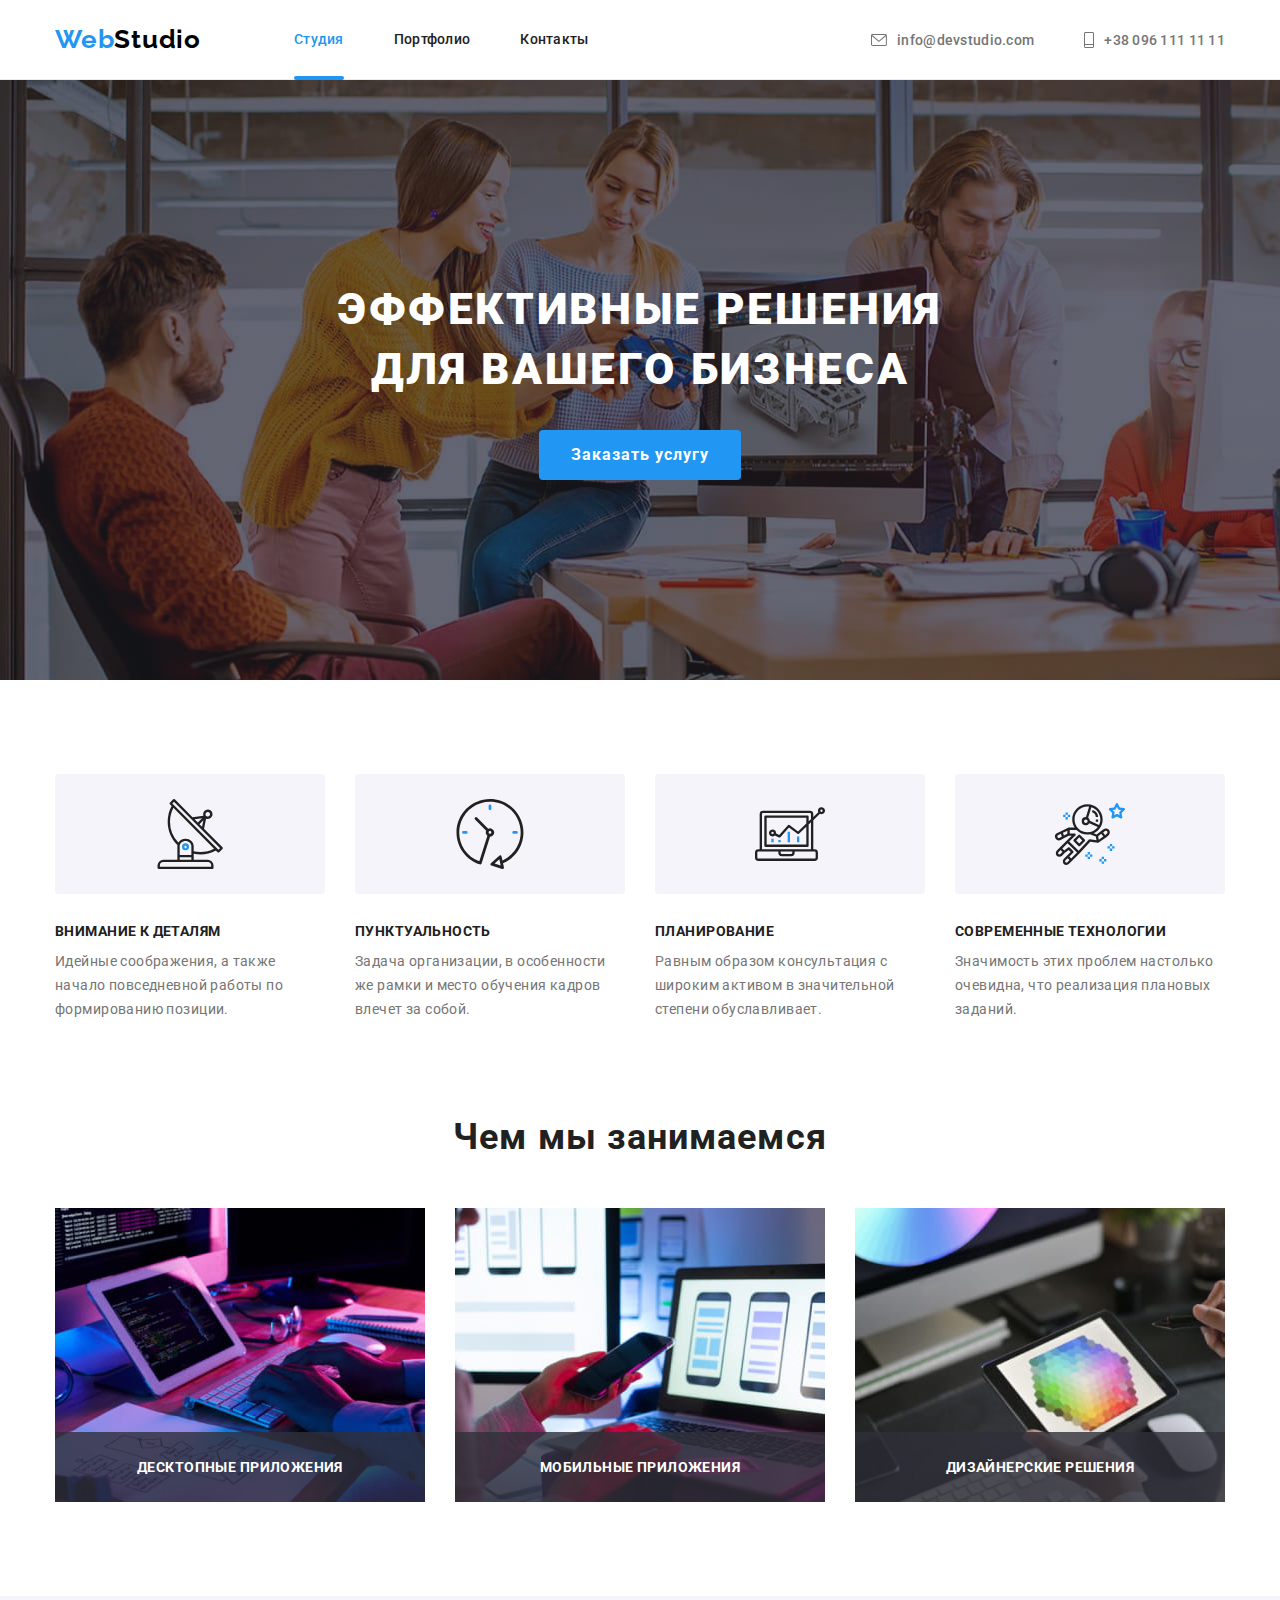
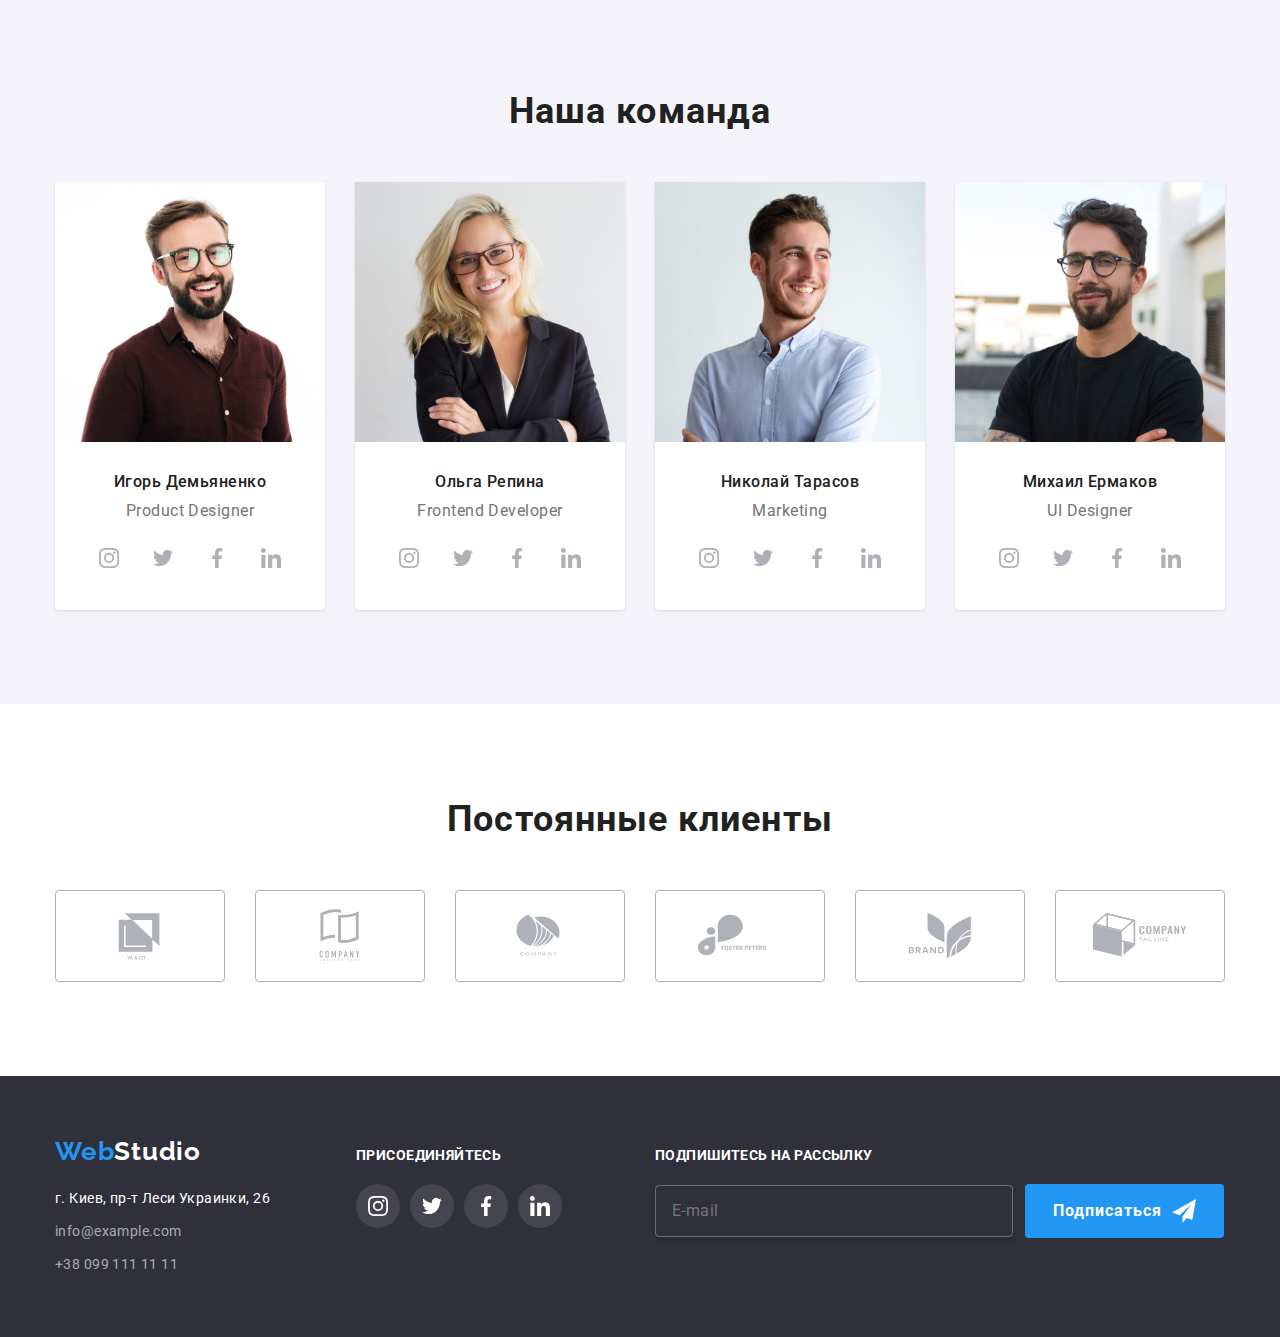
<file: index.html>
<!DOCTYPE html>
<html lang="ru">
<head>
  <meta charset="UTF-8">
  <meta http-equiv="X-UA-Compatible" content="IE=edge">
  <meta name="viewport" content="width=device-width, initial-scale=1.0">
  <title>WebStudio</title>
  <link rel="stylesheet" href="https://cdnjs.cloudflare.com/ajax/libs/modern-normalize/0.6.0/modern-normalize.min.css">
  <link
    href="https://fonts.googleapis.com/css2?family=Raleway:wght@700&family=Roboto:wght@400;500;700;900&display=swap"
    rel="stylesheet">
  <link rel="stylesheet" href="./css/styles.css">

</head>

<body>

  <!--шапка сайта-->
  <header>
    <div class="container">
      <nav>
        <a href="./index.html" class="logo"><span class="web">Web</span>Studio</a>

        <ul class="site-nav list">
          <li class="site-nav-item"><a href="./index.html" class="site-nav-link active">Студия</a></li>
          <li class="site-nav-item"><a href="./portfolio.html" class="site-nav-link">Портфолио</a></li>
          <li class="site-nav-item"><a href="#" class="site-nav-link">Контакты</a></li>
        </ul>

      </nav>
      <ul class="contacts-header list">
        <li class="item">
          <a href="mailto:info@devstudio.com" class="contact-email">
            <svg class="email-icon" width="16" height="12">
              <use href="./images/sprite.svg#envelope"></use>
            </svg>
            info@devstudio.com
          </a>
        </li>
        <li class="item">
          <a href="tel:+380961111111" class="contact-tel">
            <svg class="tel-icon" width="10" height="16">
              <use href="./images/sprite.svg#mobile"></use>
            </svg>
            +38 096 111 11 11</a>
        </li>
      </ul>
    </div>

  </header>

  <main>

    <!--Герой-->
    <section class="hero section">
      <div class="hero-container">
        <h1 class="hero-title">Эффективные решения <br> для вашего бизнеса</h1>
        <button data-modal-open type="button" class="main-button">Заказать услугу</button>
      </div>
    </section>

    <!--Про компанию-->
    <section class="about-company section">
      <div class="container">
        <h2 class="about-company-title visually-hidden">Про компанию</h2>
        <ul class="features-list list">
          <li class="item">
            <div class="feature-item-wrapper">
              <svg class="attention-icon" width="70" height="70">
                <use href="./images/sprite.svg#antenna"></use>
              </svg>
            </div>
            <h3 class="feature-title">Внимание к деталям</h3>
            <p>Идейные соображения, а также начало повседневной работы по формированию позиции.</p>
          </li>
          <li class="item">
            <div class="feature-item-wrapper">
              <svg class="punctuality-icon" width="70" height="70">
                <use href="./images/sprite.svg#clock"></use>
              </svg>
            </div>
            <h3 class="feature-title">Пунктуальность</h3>
            <p>Задача организации, в особенности же рамки и место обучения кадров влечет за собой.</p>
          </li>
          <li class="item">
            <div class="feature-item-wrapper">
              <svg class="planning-icon" width="70" height="70">
                <use href="./images/sprite.svg#diagram"></use>
              </svg>
            </div>
            <h3 class="feature-title">Планирование</h3>
            <p>Равным образом консультация с широким активом в значительной степени обуславливает.</p>
          </li>
          <li class="item">
            <div class="feature-item-wrapper">
              <svg class="technologies-icon" width="70" height="70">
                <use href="./images/sprite.svg#astronaut"></use>
              </svg>
            </div>
            <h3 class="feature-title">Современные технологии</h3>
            <p>Значимость этих проблем настолько очевидна, что реализация плановых заданий.</p>
          </li>
        </ul>
      </div>
    </section>

    <!-- чем занимается команда -->
    <section class="activity section">
      <div class="container">
        <h2 class="activity-title">Чем мы занимаемся</h2>
        <ul class="activity-list list">
          <li class="activity-item">
            <img src="./images/pagination.jpg" alt="Вёрстка" width="370">
            <h3 class="activity-subtitle">Десктопные приложения</h3>
          </li>
          <li class="activity-item">
            <img src="./images/stylization.jpg" alt="Стилизация" width="370">
            <h3 class="activity-subtitle">Мобильные приложения</h3>
          </li>
          <li class="activity-item">
            <img src="./images/design.jpg" alt="Дизайн" width="370">
            <h3 class="activity-subtitle">Дизайнерские решения</h3>
          </li>
        </ul>
      </div>
    </section>

    <!--Наша команда-->
    <section class="team section">
      <div class="container">
        <h2 class="team-title">Наша команда</h2>
        <ul class="team-list list">

          <li class="item">
            <img src="./images/productdesigner.jpg" lang="en" alt="Product Designer" width="270">
            <div class="team-descr">
              <h3 class="team-member">Игорь Демьяненко</h3>
              <p class="position" lang="en">Product Designer</p>

              <!-- list of icons -->
              <ul class="team-links-list">
                <li class="team-link-item">
                  <a href="" class="team-link">
                    <svg class="link-icon" width="20" height="20">
                    <use href="./images/sprite.svg#instagram"></use>
                    </svg>
                  </a>

                </li>
                <li class="team-link-item">
                  <a href="" class="team-link">
                    <svg class="link-icon" width="20" height="20">
                    <use href="./images/sprite.svg#twitter"></use>
                    </svg>
                  </a>

                </li>
                <li class="team-link-item">
                  <a href="" class="team-link">
                    <svg class="link-icon" width="20" height="20">
                    <use href="./images/sprite.svg#facebook"></use>
                    </svg>
                  </a>

                </li>
                <li class="team-link-item">
                  <a href="" class="team-link">
                    <svg class="link-icon" width="20" height="20">
                    <use href="./images/sprite.svg#linkedin"></use>
                    </svg>
                  </a>
                </li>
              </ul>
            </div>


          </li>
          <li class="item">
            <img src="./images/frontenddeveloper.jpg" lang="en" alt="Frontend Developer" width="270">
            <div class="team-descr">
              <h3 class="team-member">Ольга Репина</h3>
              <p class="position" lang="en">Frontend Developer</p>

              <!-- list of icons -->

              <ul class="team-links-list">
                <li class="team-link-item">
                  <a href="" class="team-link">
                    <svg class="link-icon" width="20" height="20">
                      <use href="./images/sprite.svg#instagram"></use>
                    </svg>
                  </a>

                </li>
                <li class="team-link-item">
                  <a href="" class="team-link">
                    <svg class="link-icon" width="20" height="20">
                      <use href="./images/sprite.svg#twitter"></use>
                    </svg>
                  </a>

                </li>
                <li class="team-link-item">
                  <a href="" class="team-link">
                    <svg class="link-icon" width="20" height="20">
                      <use href="./images/sprite.svg#facebook"></use>
                    </svg>
                  </a>

                </li>
                <li class="team-link-item">
                  <a href="" class="team-link">
                    <svg class="link-icon" width="20" height="20">
                      <use href="./images/sprite.svg#linkedin"></use>
                    </svg>
                  </a>
                </li>
              </ul>
            </div>

          </li>
          <li class="item">
            <img src="./images/marketing.jpg" lang="en" alt="Marketing" width="270">
            <div class="team-descr">
              <h3 class="team-member">Николай Тарасов</h3>
              <p class="position" lang="en">Marketing</p>

              <!-- list of icons -->

              <ul class="team-links-list">
                <li class="team-link-item">
                  <a href="" class="team-link">
                    <svg class="link-icon" width="20" height="20">
                      <use href="./images/sprite.svg#instagram"></use>
                    </svg>
                  </a>

                </li>
                <li class="team-link-item">
                  <a href="" class="team-link">
                    <svg class="link-icon" width="20" height="20">
                      <use href="./images/sprite.svg#twitter"></use>
                    </svg>
                  </a>

                </li>
                <li class="team-link-item">
                  <a href="" class="team-link">
                    <svg class="link-icon" width="20" height="20">
                      <use href="./images/sprite.svg#facebook"></use>
                    </svg>
                  </a>

                </li>
                <li class="team-link-item">
                  <a href="" class="team-link">
                    <svg class="link-icon" width="20" height="20">
                      <use href="./images/sprite.svg#linkedin"></use>
                    </svg>
                  </a>
                </li>
              </ul>
            </div>

          </li>
          <li class="item">
            <img src="./images/uidesigner.jpg" lang="en" alt="UI Designer" width="270">
            <div class="team-descr">
              <h3 class="team-member">Михаил Ермаков</h3>
              <p class="position" lang="en">UI Designer</p>

              <!-- list of icons -->

              <ul class="team-links-list">
                <li class="team-link-item">
                  <a href="" class="team-link">
                    <svg class="link-icon" width="20" height="20">
                      <use href="./images/sprite.svg#instagram"></use>
                    </svg>
                  </a>

                </li>
                <li class="team-link-item">
                  <a href="" class="team-link">
                    <svg class="link-icon" width="20" height="20">
                      <use href="./images/sprite.svg#twitter"></use>
                    </svg>
                  </a>

                </li>
                <li class="team-link-item">
                  <a href="" class="team-link">
                    <svg class="link-icon" width="20" height="20">
                      <use href="./images/sprite.svg#facebook"></use>
                    </svg>
                  </a>

                </li>
                <li class="team-link-item">
                  <a href="" class="team-link">
                    <svg class="link-icon" width="20" height="20">
                      <use href="./images/sprite.svg#linkedin"></use>
                    </svg>
                  </a>
                </li>
              </ul>
            </div>
          </li>
        </ul>
      </div>
    </section>

  </main>

<!-- regular customers -->
    <section class="customers section">
      <div class="container">
        <h2 class="customers-title">
          Постоянные клиенты
        </h2>
        <ul class="customers-list">

          <li class="customer-item">
            <a href="" class="customer-link">
              <svg class="customer-icon" width="106" height="60">
                <use href="./images/sprite.svg#client1"></use>
              </svg>
            </a>
          </li>

          <li class="customer-item">
            <a href="" class="customer-link">
              <svg class="customer-icon" width="106" height="60">
                <use href="./images/sprite.svg#client2"></use>
              </svg>
            </a>
          </li>

          <li class="customer-item">
            <a href="" class="customer-link">
              <svg class="customer-icon" width="106" height="60">
                <use href="./images/sprite.svg#client3"></use>
              </svg>
            </a>
          </li>

          <li class="customer-item">
            <a href="" class="customer-link">
              <svg class="customer-icon" width="106" height="60">
                <use href="./images/sprite.svg#client4"></use>
              </svg>
            </a>
          </li>

          <li class="customer-item">
            <a href="" class="customer-link">
              <svg class="customer-icon" width="106" height="60">
                <use href="./images/sprite.svg#client5"></use>
              </svg>
            </a>
          </li>

          <li class="customer-item">
            <a href="" class="customer-link">
              <svg class="customer-icon" width="106" height="60">
                <use href="./images/sprite.svg#client6"></use>
              </svg>
            </a>
          </li>

        </ul>
      </div>
    </section>



  <footer>
    <div class="container">
      <div class="contact-info">
        <a href="./index.html" class="footer-logo"><span class="web">Web</span>Studio</a>
        <address>
          <ul class="contacts list">
            <li><a href="#" class="physical-address">г. Киев, пр-т Леси Украинки, 26 </a></li>
            <li><a href="mailto:info@example.com" class="footer-email">info@example.com</a></li>
            <li><a href="tel:+380991111111" class="footer-tel">+38 099 111 11 11</a></li>
          </ul>
        </address>
      </div>

      <div class="join-us">
        <h2 class="join-us-title">присоединяйтесь</h2>
        <ul class="join-us-list">

          <li class="join-us-item">
            <a href="" class="join-us-link">
              <svg class="join-link-icon" width="20" height="20">
              <use href="./images/sprite.svg#instagram"></use>
              </svg>
            </a>

          </li>
          <li class="join-us-item">
            <a href="" class="join-us-link">
              <svg class="join-link-icon" width="20" height="20">
              <use href="./images/sprite.svg#twitter"></use>
              </svg>
            </a>

          </li>
          <li class="join-us-item">
            <a href="" class="join-us-link">
              <svg class="join-link-icon" width="20" height="20">
              <use href="./images/sprite.svg#facebook"></use>
              </svg>
            </a>

          </li>
          <li class="join-us-item">
            <a href="" class="join-us-link">
              <svg class="join-link-icon" width="20" height="20">
              <use href="./images/sprite.svg#linkedin"></use>
              </svg>
            </a>
          </li>
        </ul>
      </div>
      <!-- 16.06 -->
      <div class="sign-in">
        <h3 class="sign-in-subtitle">Подпишитесь на рассылку</h3>


        <form class="sign-in-form">
          <label class="visually-hidden">
            E-mail
          </label>
          <input
            class="input"
            type="email"
            name="email"
            placeholder="E-mail"
            autocomplete="on">

          <button class="signin-button" type="submit">
            Подписаться
            <svg class="send-icon" width="24" height="24">
              <use href="./images/sprite.svg#send-icon"></use>
            </svg>
          </button>
        </form>
      </div>

    </div>
  </footer>


  <div data-modal class="backdrop is-hidden">
    <div class="modal">

      <h2 class="modal-title">Оставьте свои данные, мы вам перезвоним</h2>

      <form class="modal-form">

        <div class="modal-form-field">
          <span class="modal-form-label">Имя</span>
          <div class="field-wrapper">

            <input
              class="modal-form-input"
              type="text"
              name="user name">

            <svg class="name-icon field-icon" width="12" height="12">
              <use href="./images/sprite.svg#name-icon"></use>
            </svg>
          </div>

        </div>

        <div  class="modal-form-field">
          <span class="modal-form-label">Телефон</span>

          <div class="field-wrapper">
            <input
              class="modal-form-input"
              type="tel"
              name="user phone number">
            <svg class="phone-icon field-icon" width="13" height="13">
              <use href="./images/sprite.svg#phone-icon"></use>
            </svg>
          </div>
        </div>

        <div class="modal-form-field">
          <span class="modal-form-label">Почта</span>

          <div class="field-wrapper">
            <input
              class="modal-form-input"
              type="tel"
              name="user email">
            <svg class="mail-icon field-icon" width="15" height="12">
              <use href="./images/sprite.svg#mail-icon"></use>
            </svg>
          </div>
        </div>


        <label class="modal-form-field textarea-field">
          <span class="modal-form-label">Комментарий</span>
          <textarea
            class="modal-form-input textarea-input"
            placeholder="Введите текст"
            name="comment"></textarea>
        </label>


        <label class="checkbox-label">

          <input
            class="checkbox"
            type="checkbox"
            name="agreement"
            value="accept"
          />
          <svg class="tick-icon" width="11" height="8">
            <use href="./images/sprite.svg#tick-icon"></use>
          </svg>

          <span class="checkbox-text">Соглашаюсь с рассылкой и принимаю <a href="" class="agreement-link"> Условия договора</a></span>
        </label>
        <button class="modal-submit-button" type="submit">Отправить</button>
      </form>

      <button data-modal-close type="button" class="close-btn">
        <svg class="close-btn-icon" width="11" height="11">
          <use href="./images/sprite.svg#close-btn"></use>
        </svg>
      </button>
    </div>
  </div>
  <script src="./js/madal.js"></script>
</body>
</html>
</file>
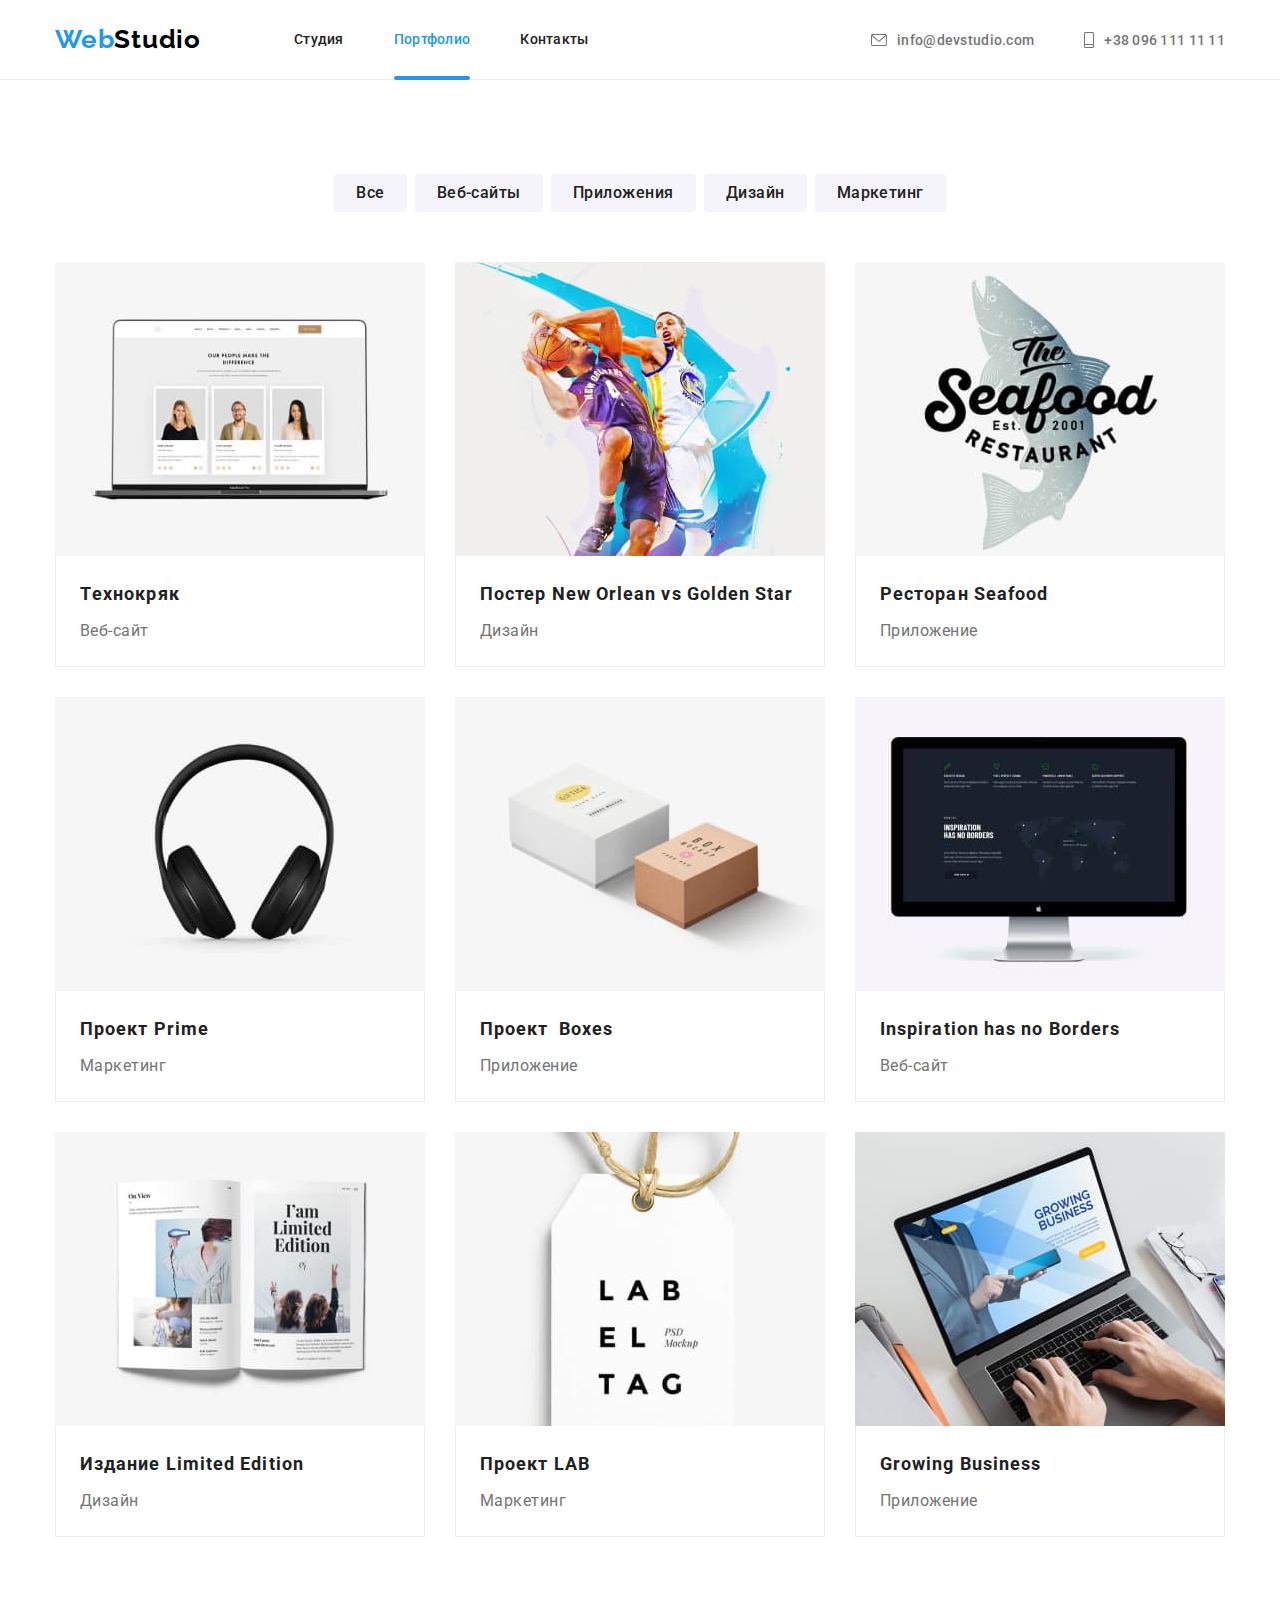
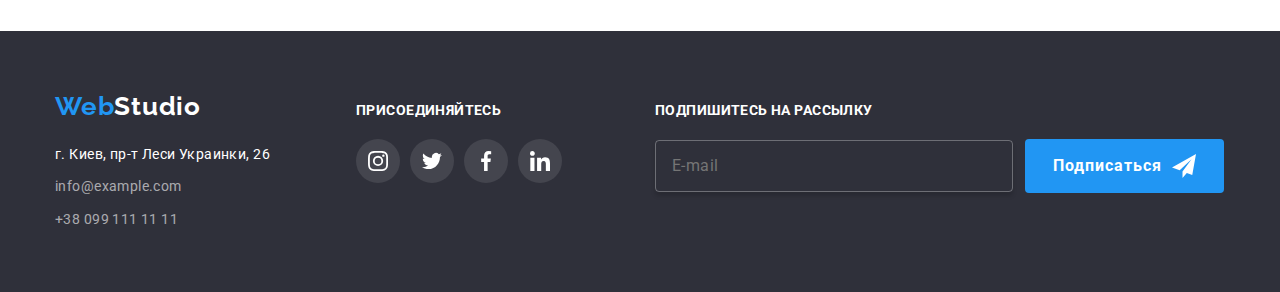
<file: portfolio.html>
<!DOCTYPE html>
<html lang="ru">

<head>
  <meta charset="UTF-8">
  <meta http-equiv="X-UA-Compatible" content="IE=edge">
  <meta name="viewport" content="width=device-width, initial-scale=1.0">
  <title>Portfolio</title>
  <link rel="stylesheet" href="https://cdnjs.cloudflare.com/ajax/libs/modern-normalize/0.6.0/modern-normalize.min.css">
  <link
    href="https://fonts.googleapis.com/css2?family=Raleway:wght@700&family=Roboto:wght@400;500;700;900&display=swap"
    rel="stylesheet">
  <link rel="stylesheet" href="./css/styles.css">
</head>

<body>

  <!--шапка сайта-->
  <header>
    <div class="container">
      <nav>
        <a href="./index.html" class="logo"><span class="web">Web</span>Studio</a>

        <ul class="site-nav list">
          <li class="site-nav-item"><a href="./index.html" class="site-nav-link">Студия</a></li>
          <li class="site-nav-item"><a href="./portfolio.html" class="site-nav-link active">Портфолио</a></li>
          <li class="site-nav-item"><a href="#" class="site-nav-link">Контакты</a></li>
        </ul>

      </nav>
      <ul class="contacts-header list">
        <li class="item">
          <a href="mailto:info@devstudio.com" class="contact-email">
            <svg class="email-icon" width="16" height="12">
              <use href="./images/sprite.svg#envelope"></use>
            </svg>
            info@devstudio.com
          </a>
        </li>
        <li class="item">
          <a href="tel:+380961111111" class="contact-tel">
            <svg class="tel-icon" width="10" height="16">
              <use href="./images/sprite.svg#mobile"></use>
            </svg>
            +38 096 111 11 11</a>
        </li>
      </ul>
    </div>

  </header>


  <!-- Портфолио -->
  <main>
    <section class="portfolio section">
      <h1 class="portfolio-title visually-hidden">Портфолио</h1>

    <!-- фильтр проектов -->

      <div class="container">
        <ul class="filter-list list">
          <li><button type="button" class="filter-button">Все</button></li>
          <li><button type="button" class="filter-button">Веб-сайты</button></li>
          <li><button type="button" class="filter-button">Приложения</button></li>
          <li><button type="button" class="filter-button">Дизайн</button></li>
          <li><button type="button" class="filter-button">Маркетинг</button></li>
        </ul>
      </div>

        <!-- список проектов -->
      <div class="project-list-container container">
        <ul class="project-list list">

          <li class="project-list-item">
            <a href="#" class="project-link">

              <div class="project-item">
                <div class="project-item-box"><img src="./images/portfolio/a.jpg" alt="technokryak" width="370"></div>

                <div class="project-item-overlay">
                  <p class="project-item-overlay-descr">
                    Ресурс предлагает комплексные предложения с разным уровнем функционала и сервисов. Все это позволит посетителю получить
                    исчерпывающие сведения о компании или частном лице.
                  </p>
                </div>
              </div>




              <div class="project-descr">
                <h2 class="project-name">Tехнокряк</h2>
                <p class="project-type">Веб-сайт</p>
              </div>


            </a>
          </li>

          <li class="project-list-item">
            <a href="#" class="project-link">
              <div class="project-item">
                <div class="project-item-box"><img src="./images/portfolio/b.jpg" alt="basketball"  width="370"></div>

                <div class="project-item-overlay">
                  <p class="project-item-overlay-descr">
                    Ресурс предлагает комплексные предложения с разным уровнем функционала и сервисов. Все это позволит посетителю
                    получить
                    исчерпывающие сведения о компании или частном лице.
                  </p>
                </div>
              </div>

              <div class="project-descr">
                <h2 class="project-name">Постер <span lang="en">New Orlean vs Golden Star</span></h2>
                <p class="project-type">Дизайн</p>
              </div>
            </a>
          </li>

          <li class="project-list-item">
            <a href="#" class="project-link">
              <div class="project-item">
                <div class="project-item-box"><img src="./images/portfolio/c.jpg" alt="logoseafood"  width="370"></div>

                <div class="project-item-overlay">
                  <p class="project-item-overlay-descr">
                    Ресурс предлагает комплексные предложения с разным уровнем функционала и сервисов. Все это позволит посетителю
                    получить
                    исчерпывающие сведения о компании или частном лице.
                  </p>
                </div>
              </div>

              <div class="project-descr">
                <h2 class="project-name">Ресторан <span lang="en">Seafood</span></h2>
                <p class="project-type">Приложение</p>
              </div>
            </a>
          </li>

          <li class="project-list-item">
            <a href="#" class="project-link">
              <div class="project-item">
                <div class="project-item-box"><img src="./images/portfolio/d.jpg" alt="headset"  width="370"></div>

                <div class="project-item-overlay">
                  <p class="project-item-overlay-descr">
                    Ресурс предлагает комплексные предложения с разным уровнем функционала и сервисов. Все это позволит посетителю
                    получить
                    исчерпывающие сведения о компании или частном лице.
                  </p>
                </div>
              </div>

              <div class="project-descr">
                <h2 class="project-name">Проект <span lang="en">Prime</span></h2>
                <p class="project-type">Маркетинг</p>
              </div>
            </a>
          </li>

          <li class="project-list-item">
            <a href="#" class="project-link">
              <div class="project-item">
                <div class="project-item-box"><img src="./images/portfolio/e.jpg" alt="box"  width="370"></div>

                <div class="project-item-overlay">
                  <p class="project-item-overlay-descr">
                    Ресурс предлагает комплексные предложения с разным уровнем функционала и сервисов. Все это позволит посетителю
                    получить
                    исчерпывающие сведения о компании или частном лице.
                  </p>
                </div>
              </div>

              <div class="project-descr">
                <h2 class="project-name">Проект <span lang="en"></span> Boxes</h2>
                <p class="project-type">Приложение</p>
              </div>
            </a>
          </li>

          <li class="project-list-item">
            <a href="#" class="project-link">
              <div class="project-item">
                <div class="project-item-box"><img src="./images/portfolio/f.jpg" alt="monitor"  width="370"></div>

                <div class="project-item-overlay">
                  <p class="project-item-overlay-descr">
                    Ресурс предлагает комплексные предложения с разным уровнем функционала и сервисов. Все это позволит посетителю
                    получить
                    исчерпывающие сведения о компании или частном лице.
                  </p>
                </div>
              </div>

              <div class="project-descr">
                <h2 class="project-name" lang="en">Inspiration has no Borders</h2>
                <p class="project-type">Веб-сайт</p>
              </div>
            </a>
          </li>

          <li class="project-list-item">
            <a href="#" class="project-link">
              <div class="project-item">
                <div class="project-item-box"><img src="./images/portfolio/g.jpg" alt="book"  width="370"></div>

                <div class="project-item-overlay">
                  <p class="project-item-overlay-descr">
                    Ресурс предлагает комплексные предложения с разным уровнем функционала и сервисов. Все это позволит посетителю
                    получить
                    исчерпывающие сведения о компании или частном лице.
                  </p>
                </div>
              </div>
              <div class="project-descr">
                <h2 class="project-name">Издание <span lang="en">Limited Edition</span></h2>
                <p class="project-type">Дизайн</p>
              </div>
            </a>
          </li>

          <li class="project-list-item">
            <a href="#" class="project-link">
              <div class="project-item">
                <div class="project-item-box"><img src="./images/portfolio/h.jpg" alt="label"  width="370"></div>

                <div class="project-item-overlay">
                  <p class="project-item-overlay-descr">
                    Ресурс предлагает комплексные предложения с разным уровнем функционала и сервисов. Все это позволит посетителю
                    получить
                    исчерпывающие сведения о компании или частном лице.
                  </p>
                </div>
              </div>
              <div class="project-descr">
                <h2 class="project-name">Проект <span lang="en">LAB</span></h2>
                <p class="project-type">Маркетинг</p>
              </div>
            </a>
          </li>

          <li class="project-list-item">
            <a href="#" class="project-link">
              <div class="project-item">
                <div class="project-item-box">
                  <img src="./images/portfolio/i.jpg" alt="laptop"  width="370">
                </div>
                <div class="project-item-overlay">
                  <p class="project-item-overlay-descr">
                    Ресурс предлагает комплексные предложения с разным уровнем функционала и сервисов. Все это позволит посетителю
                    получить
                    исчерпывающие сведения о компании или частном лице.
                  </p>
                </div>
              </div>
              <div class="project-descr">
                <h2 class="project-name" lang="en">Growing Business</h2>
                <p class="project-type">Приложение</p>
              </div>
            </a>
          </li>
        </ul>
      </div>

    </section>
  </main>


  <!-- футер -->
  <footer>
    <div class="container">
      <div class="contact-info">
        <a href="./index.html" class="footer-logo"><span class="web">Web</span>Studio</a>
        <address>
          <ul class="contacts list">
            <li><a href="#" class="physical-address">г. Киев, пр-т Леси Украинки, 26 </a></li>
            <li><a href="mailto:info@example.com" class="footer-email">info@example.com</a></li>
            <li><a href="tel:+380991111111" class="footer-tel">+38 099 111 11 11</a></li>
          </ul>
        </address>
      </div>

      <div class="join-us">
        <h2 class="join-us-title">присоединяйтесь</h2>
        <ul class="join-us-list">

          <li class="join-us-item">
            <a href="" class="join-us-link">
              <svg class="join-link-icon" width="20" height="20">
                <use href="./images/sprite.svg#instagram"></use>
              </svg>
            </a>

          </li>
          <li class="join-us-item">
            <a href="" class="join-us-link">
              <svg class="join-link-icon" width="20" height="20">
                <use href="./images/sprite.svg#twitter"></use>
              </svg>
            </a>

          </li>
          <li class="join-us-item">
            <a href="" class="join-us-link">
              <svg class="join-link-icon" width="20" height="20">
                <use href="./images/sprite.svg#facebook"></use>
              </svg>
            </a>

          </li>
          <li class="join-us-item">
            <a href="" class="join-us-link">
              <svg class="join-link-icon" width="20" height="20">
                <use href="./images/sprite.svg#linkedin"></use>
              </svg>
            </a>
          </li>
        </ul>
      </div>
      <div class="sign-in">
        <h3 class="sign-in-subtitle">Подпишитесь на рассылку</h3>


        <form class="sign-in-form">
          <label class="visually-hidden">
            E-mail
          </label>
          <input class="input" type="email" name="email" placeholder="E-mail" autocomplete="on">

          <button class="signin-button" type="submit">
            Подписаться
            <svg class="send-icon" width="24" height="24">
              <use href="./images/sprite.svg#send-icon"></use>
            </svg>
          </button>
        </form>
      </div>

    </div>
  </footer>
</body>

</html>
</file>
<file: css/styles.css>
/* Палитра Цветов */

:root {
  --primary-text-color: #757575;
  --accent: #2196F3;
  --title-text-color: #212121;
  --site-nav-links-color: #212121;
  --footer-contacts-color: rgba(255, 255, 255, 0.6);
  --primary-background-color: #FFFFFF;
  --secondary-background-color: #F5F4FA;
  --add-background-color: #2F303A;
  --icon-primary-color: #AFB1B8
}

body {
  background-color: var(--primary-background-color);
  color: var(--primary-text-color);
  font-family: 'Roboto', sans-serif;
  font-weight: 400;
  font-size: 14px;
  line-height: 1.71;
  letter-spacing: 0.03em;
}

h1,h2,h3,h4,h5,h6,ul,li,p {
  margin: 0;
  padding: 0;
}

/* Шапка */

header {
  border-bottom: 1px solid #ECECEC;
}

.container {
  margin-left: auto;
  margin-right: auto;

  width: 1200px;
  padding-left: 15px;
  padding-right: 15px;
}



header > .container {
  display: flex;
  justify-content: space-between;
  align-items: center;
}

header nav {
  display: flex;
  align-items: center;
}

.site-nav {
  display: flex;
  align-items: center;
}

header .contacts-header {
  display: flex;
}

.logo {
  padding-top: 24px;
  padding-bottom: 24px;
  margin-right: 93px;
  display: inline-block;

  color: #000000;

  font-family: 'Raleway';
  font-weight: 700;
  font-size: 26px;
  line-height: 1.2;
  letter-spacing: 0.03em;
  text-decoration: none;
}

.web {
  color: #2196F3;
}

.list {
  list-style: none;
}

.site-nav-link,
.contact-email,
.contact-tel {
  display: block;
  text-decoration: none;
  padding-top: 20px;
  padding-bottom: 20px;
}

.contact-email {
  display: flex;
  align-items: center;
}

.email-icon {
  margin-right: 10px;
  fill: var(--primary-text-color);

  transition-property: fill;
  transition-duration: 250ms;
  transition-timing-function: cubic-bezier(0.4, 0, 0.2, 1);
}

.contact-tel {
  display: flex;
  align-items: center;
}

.tel-icon {
  margin-right: 10px;
  fill: var(--primary-text-color);
  transition-property: fill;
  transition-duration: 250ms;
  transition-timing-function: cubic-bezier(0.4, 0, 0.2, 1);
}


.site-nav-link {
  color: var(--site-nav-links-color);
  font-weight: 500;
  font-size: 14px;
  line-height: 1.14;
  letter-spacing: 0.02em;

  transition-property: color;
  transition-duration: 250ms;
  transition-timing-function: cubic-bezier(0.4, 0, 0.2, 1);
}


.site-nav .site-nav-item + .site-nav-item,
.contacts-header .item + .item {
  margin-left: 50px;
}

.active {
  color: var(--accent);
  position: relative;
}

.active::after {
  content: '';
  display: block;
  position: absolute;
  bottom: -12px;
  width: 100%;
  height: 4px;
  border-radius: 2px;
  background-color: var(--accent);
}

.contact-email,
.contact-tel {
  color: var(--primary-text-color);
  font-weight: 500;
  font-size: 14px;
  line-height: 16px;
  letter-spacing: 0.02em;

  transition-property: color;
  transition-duration: 250ms;
  transition-timing-function: cubic-bezier(0.4, 0, 0.2, 1);
}

.site-nav-link:hover,
.contact-email:hover,
.contact-tel:hover,
.site-nav-link:focus,
.contact-email:focus,
.contact-tel:focus {
  color: var(--accent);
}

.contact-email:hover .email-icon,
.contact-tel:hover .tel-icon,
.contact-email:focus .email-icon,
.contact-tel:focus .tel-icon {
  fill: var(--accent);
}


/* страница Студия */
/* Герой */

.section {
  padding: 94px 0;
}

.hero.section {
  padding: 0 0;
  /* background-color: var(--add-background-color); */

  text-align: center;
}

.hero-container {
  max-width: 1600px;
  margin-left: auto;
  margin-right: auto;
  padding-top: 200px;
  padding-bottom: 200px;
  background-color: var(--add-background-color);
  background-image:
    linear-gradient(to right,
      rgba(47, 48, 58, 0.4),
      rgba(47, 48, 58, 0.4)
      ),
    url(../images/herobcgrnd.jpg);
  background-size: cover;
  background-repeat: no-repeat;


}

.main-button,
.filter-button {
  position: center;
  font-family: inherit;
  cursor: pointer;
  border: none;
  border-radius: 4px;
}

.main-button {
  margin-left: auto;
  margin-right: auto;
  background: var(--accent);
  color: #FFFFFF;
  font-weight: 700;
  font-size: 16px;
  line-height: 1.88;
  letter-spacing: 0.06em;
  padding: 10px 32px;


  transition-property: background-color;
  transition-duration: 250ms;
  transition-timing-function: cubic-bezier(0.4, 0, 0.2, 1);
}

.main-button:hover,
.main-button:focus {
  background-color: #188CE8;
}

.hero-title {
  margin-bottom: 30px;
  color: #FFFFFF;
  font-weight: 900;
  font-size: 44px;
  line-height: 1.36;
  text-align: center;
  letter-spacing: 0.06em;
  text-transform: uppercase;
}

/* Про компанию */




.visually-hidden {
  position: absolute;
  width: 1px;
  height: 1px;
  margin: -1px;
  border: 0;
  padding: 0;
  clip: rect(0 0 0 0);
  overflow: hidden;
}

.feature-title {
  margin-bottom: 10px;
  color: var(--title-text-color);
  font-style: normal;
  font-weight: 700;
  font-size: 14px;
  line-height: 1.14;
  letter-spacing: 0.03em;
  text-transform: uppercase;
}

.features-list {
  display: flex;
  flex-wrap: wrap;
}


/* задает отступ справа всем элементам списка, кроме каждого 4го,
 начиная с 4го */
.features-list .item:not(.features-list .item:nth-child(4n + 4)) {
  margin-right: 30px;
}

.features-list > .item {
  width: calc((100% - 90px) / 4);
}

.feature-item-wrapper {
  width: 100%;
  height: 120px;
  margin-bottom: 30px;

  display: flex;
  justify-content: center;
  align-items: center;
  border-radius: 4px;
  background-color: var(--secondary-background-color);
}




/* Чем занимается команда */

.activity {
  padding-top: 0;
}

.activity-title,
.team-title,
.customers-title {
  margin-bottom: 50px;
  color: var(--title-text-color);
  font-weight: 700;
  font-size: 36px;
  line-height: 1.17;
  letter-spacing: 0.03em;
  text-align: center;
}



.activity-list {
  display: flex;
  flex-wrap: wrap;
}

.activity-item {
  width: calc((100% - 60px) / 3);
  position: relative;
}


/* задает display:block картинке чтобы убрать нижний "отступ", чтобы картинка и li имели одинаковую высоту */
.activity-list img {
  display: block;
}


/* задает отступы справа всем элементам, кроме последнего */
.activity-list .activity-item:not(:last-child) {
  margin-right: 30px;
}

.activity-subtitle {
  width: 100%;
  /* возможно высоту задать в каких-то относительных единицах */
  height: 70px;
  background-color: rgba(47, 48, 58, 0.8);
  display: flex;
  justify-content: center;
  align-items: center;

  font-size: 14px;
  font-weight: 700;
  line-height: 16px;
  letter-spacing: 0.03em;
  text-align: center;

  color: #FFFFFF;
  text-transform: uppercase;

  position: absolute;
  bottom: 0;
}


/* Наша комарда */

.team {
  background-color: var(--secondary-background-color);
}

.team > .container {
  padding: 0 15px;
}



/* задает display:block картинке чтобы убрать нижний "отступ" */
.team-list img {
  display: block;
}

.team-list .item {
  width: calc((100% - 90px) / 4);

  background-color: #FFFFFF;
  border-bottom-left-radius: 4px;
  border-bottom-right-radius: 4px;
  box-shadow: 0px 4px 4px 0px rgba(0, 0, 0, 0.25);
  box-shadow: 0px 2px 1px 0px rgba(0, 0, 0, 0.2);

  box-shadow: 0px 1px 1px 0px rgba(0, 0, 0, 0.14);

  box-shadow: 0px 1px 3px 0px rgba(0, 0, 0, 0.12);
}

/* задает отступы справа всем єлементам кроме последнего */
.team-list .item:not(.team-list .item:last-child) {
  margin-right: 30px;
}

.team-descr {
  padding: 30px 32px;

}

.team-member {
  margin-bottom: 10px;

  text-align: center;
  color: var(--title-text-color);
  font-weight: 500;
  font-size: 16px;
  line-height: 1.19;
  letter-spacing: 0.03em;
}

.position {
  margin-bottom: 16px;
  text-align: center;

  color: var(--primary-text-color);
  font-size: 16px;
  line-height: 1.19;
  letter-spacing: 0.03em;
}

.team-list {
  display: flex;
  flex-wrap: wrap;
}

.team-links-list {
  display: flex;
  justify-content: space-between;
  align-items: center;
  list-style: none;
}


.team-link {
  width: 44px;
  height: 44px;
  border-radius: 50%;
  display: flex;
  justify-content: center;
  align-items: center;

  transition-property: background-color;
  transition-duration: 250ms;
  transition-timing-function: cubic-bezier(0.4, 0, 0.2, 1);
}


.team-link:hover,
.team-link:focus {
  background-color: var(--accent);
}


.team-link:hover .link-icon,
.team-link:focus .link-icon {
  fill: #FFFFFF;
}


.link-icon {
  display: block;
  fill: var(--icon-primary-color);

  transition-property: fill;
  transition-duration: 250ms;
  transition-timing-function: cubic-bezier(0.4, 0, 0.2, 1);
}


/* regular customers */

.customers-list {
  list-style: none;
  display: flex;
  justify-content: space-between;

}

.customer-link {
  width: 170px;
  height: 92px;
  border: 1px solid #AFB1B8;
  border-radius: 4px;
  display: flex;
  justify-content: center;
  align-items: center;

  transition-property: border-color;
  transition-duration: 250ms;
  transition-timing-function: cubic-bezier(0.4, 0, 0.2, 1);
}

.customer-icon {
  fill: var(--icon-primary-color);

  transition-property: fill;
  transition-duration: 250ms;
  transition-timing-function: cubic-bezier(0.4, 0, 0.2, 1);
}


.customer-link:hover,
.customer-link:focus {
  border-color: var(--accent);
  fill: var(--accent);
}

.customer-link:hover .customer-icon,
.customer-link:focus .customer-icon {
  fill: var(--accent);
}


/* Футер */
footer {
  background-color: var(--add-background-color);
}
footer {
  padding-top: 60px;
  padding-bottom: 60px;
}

footer>.container {
  padding: 0 15px;
  display: flex;
  align-items: baseline;
}

.contact-info {
  min-width: 231px;
}

.footer-logo {
  display: inline-block;
  margin-bottom: 20px;
  color: #FFFFFF;
  font-family: 'Raleway';
  font-weight: 700;
  font-size: 26px;
  line-height: 1.2;
  letter-spacing: 0.03em;
  text-decoration: none;
}

.physical-address,
.footer-tel,
.footer-email {
  display: inline-block;
  text-decoration: none;
  font-style: normal;

  transition-property: color;
  transition-duration: 250ms;
  transition-timing-function: cubic-bezier(0.4, 0, 0.2, 1);
}

.physical-address,
.footer-email {
  margin-bottom: 9px;
}

.physical-address:hover,
.footer-email:hover,
.footer-tel:hover,
.physical-address:focus,
.footer-email:focus,
.footer-tel:focus {
  color: var(--accent);
}

.physical-address {
  color: #FFFFFF;
  font-weight: 400;
  font-size: 14px;
  line-height: 1.71;
  letter-spacing: 0.03em;
}

.footer-tel,
.footer-email {
  color: rgba(255, 255, 255, 0.6);
  font-weight: 400;
  font-size: 14px;
  line-height: 1.71;
  letter-spacing: 0.03em;
}


.join-us {
  margin-left: 70px;
}

.join-us-title {
  margin-bottom: 20px;
  font-size: 14px;
  font-weight: 700;
  line-height: 1.14;
  letter-spacing: 0.03em;
  text-align: left;
  text-transform: uppercase;
  color: #FFFFFF;
}

.join-us-list {
  list-style: none;
  display: flex;
  min-width: 206px;
}

.join-us-link {
  width: 44px;
  height: 44px;
  border-radius: 50%;
  background-color: rgba(255, 255, 255, 0.1);
  display: flex;
  justify-content: center;
  align-items: center;

  transition-property: background-color;
  transition-duration: 250ms;
  transition-timing-function: cubic-bezier(0.4, 0, 0.2, 1);
}

.join-link-icon {
  fill: #FFFFFF;

  transition-property: fill;
  transition-duration: 250ms;
  transition-timing-function: cubic-bezier(0.4, 0, 0.2, 1);
}

.join-us-link:hover,
.join-us-link:focus {
  background-color: var(--accent);

}


.join-us-item:not(:last-child) {
  margin-right: 10px;
}


.sign-in-form {
  display: flex;
  align-items: center;
}


/* sign-in */

.sign-in {
  margin-left: 93px;
}

.sign-in-subtitle {
  margin-bottom: 20px;

  font-size: 14px;
  font-weight: 700;
  line-height: 1.14;
  letter-spacing: 0.03em;

  text-transform: uppercase;

  color: #FFFFFF;
}

.input-group {
  position: relative;
  margin-right: 12px;
}

.input {
  outline: none;
  width: 358px;
  padding: 15px 40px 15px 16px;
  /* height: 50px; */
  border-radius: 4px;
  border: 1px solid rgba(255, 255, 255, 0.3);
  background-color: transparent;
  box-shadow: 0px 4px 4px 0px rgba(0, 0, 0, 0.15);

  font-size: 16px;
  font-weight: 400;
  line-height: 1.25;
  letter-spacing: 0.03em;
  text-align: left;

  color: rgba(255, 255, 255, 0.8);
}




.input-text {
  position: absolute;
  left: 16px;
  top: 50%;
  transform: translateY(-50%);
  font-size: 16px;
  font-weight: 400;
  line-height: 1.25;
  letter-spacing: 0.03em;
  text-align: left;

  color: rgba(255, 255, 255, 0.6);
}

.signin-button {

  display: flex;
  align-items: center;
  border: none;
  margin-left: 12px;
  padding: 14px 28px;
  background-color: var(--accent);
  /* border: 1px solid var(--accent); */
  border-radius: 4px;
  color: #FFFFFF;

  font-size: 16px;
  font-weight: 700;
  line-height: 1.6;
  letter-spacing: 0.06em;
  text-align: center;
  cursor: pointer;

  transition-property: background-color;
  transition-duration: 250ms;
  transition-timing-function: cubic-bezier(0.4, 0, 0.2, 1);
}

.signin-button:hover,
.signin-button:focus {
  background-color: #188CE8;;
}


.send-icon {
  fill: #FFFFFF;
  margin-left: 10px;
}





/* modal */

.modal-form {
  display: flex;
  flex-direction: column;
  /* position: fixed; */

}



.backdrop {
  position: fixed;
  top: 0;
  left: 0;
  width: 100%;
  height: 100%;
  background-color: rgba(0, 0, 0, 0.2);

  opacity: 1;

  transition-property: opacity;
  transition-duration: 250ms;
  transition-timing-function: cubic-bezier(0.4, 0, 0.2, 1);
}

.backdrop.is-hidden {
  opacity: 0;
  pointer-events: none;
}

.backdrop.is-hidden .modal {
  transform: translate(-50%, -50%) scale(0.5);
}

.modal {
  position: fixed;


  top: 50%;
  left: 50%;

  min-width: 522px;
  min-height: 581px;

  padding: 40px;
  border-radius: 4px;
  background-color: #fff;
  transform: translate(-50%, -50%) scale(1.0);

  transition-property: transform, opacity;
  transition-duration: 250ms;
  transition-timing-function: cubic-bezier(0.4, 0, 0.2, 1);
}


.close-btn {
  position: absolute;
  top: 8px;
  right: 8px;

  width: 30px;
  height: 30px;
  border-radius: 50%;
  border: 1px solid rgba(0, 0, 0, 0.1);
  background-color: #fff;

  display: flex;
  justify-content: center;
  align-items: center;

  transition-property: border-color, fill, cursor;
  transition-duration: 250ms;
  transition-timing-function: cubic-bezier(0.4, 0, 0.2, 1);
}


.close-btn-icon {
  transition-property: fill;
  transition-duration: 250ms;
  transition-timing-function: cubic-bezier(0.4, 0, 0.2, 1);
}


.close-btn:hover,
.close-btn:focus {
  /* border-color: var(--accent);
  background-color: #FFF; */
  cursor: pointer;
}

.close-btn:hover .close-btn-icon,
.close-btn:focus .close-btn-icon {
  fill: var(--accent);
}


.modal-title {
  margin-bottom: 12px;
  font-size: 20px;
  font-weight: 700;
  line-height: 1.15;
  letter-spacing: 0.03em;
  text-align: center;

  color: var(--title-text-color);
}

.modal-form-field {
  margin-bottom: 10px;
  display: flex;
  flex-direction: column;
  position: relative;
}

.field-wrapper {
  position: relative;
}

.field-icon {
  position: absolute;
  top: 50%;
  left: 15px;
  transform: translateY(-50%);

  transition-property: fill;
  transition-duration: 250ms;
  transition-timing-function: cubic-bezier(0.4, 0, 0.2, 1);

}

.textarea-input::placeholder {
  color: rgba(117, 117, 117, 0.5);
  font-size: 14px;
  font-weight: 400;
  line-height: 1.14;
  letter-spacing: 0.01em;

}


.modal-form-input {
  display: inline-block;
  padding: 11px 42px;
  height: 40px;
  width: 100%;
  border: 1px solid #21212133;
  border-radius: 4px;
  font-size: 14px;
  font-weight: 400;
  line-height: 1.14;
  letter-spacing: 0.01em;
  text-align: left;
  color: var(--primary-text-color);

  transition-property: border-color;
  transition-duration: 250ms;
  transition-timing-function: cubic-bezier(0.4, 0, 0.2, 1);
}


.modal-form-input:hover,
.modal-form-input:focus {
  outline: none;
  border-color: var(--accent);
  cursor: pointer;
}

.field-wrapper:hover .field-icon,
.field-wrapper:focus .field-icon {
  fill: var(--accent);
}



.modal-form-label {
  /* position: absolute;
  bottom: 4px; */
  display: block;
  margin-bottom: 4px;

  font-size: 12px;
  font-weight: 400;
  line-height: 1.17;
  letter-spacing: 0.01em;
  text-align: left;

}

.textarea-input {
  min-height: 120px;
  width: 100%;
  padding: 12px 16px;
  margin-bottom: 20px;
  resize: none;
}


.checkbox-label {
  position: relative;
  display: flex;
  align-items: center;
  justify-content: center;
  margin-bottom: 30px;
  margin-left: 36px;
  flex-direction: column;
}

/* делает невидимым дефолтный квадратик чекбокса */
.checkbox {
  position: absolute;
  white-space: nowrap;
  width: 1px;
  height: 1px;
  overflow: hidden;
  border: 0;
  padding: 0;
  clip: rect(0 0 0 0);
  clip-path: inset(50%);
  margin: -1px;
}

.agreement-link {
  color: #2196F3;
}


.tick-icon {
  position: absolute;
  left: -20px;
  top: 4px;

  width: 16px;
  height: 15px;
  background-color: transparent;
  border: 2px solid var(--title-text-color);
  border-radius: 2px;
  fill: transparent;
  transition-property: background-color, fill, border-color;
  transition-duration: 250ms;
  transition-timing-function: cubic-bezier(0.4, 0, 0.2, 1);

}

.checkbox:checked ~ .tick-icon {
  background-color: var(--accent);
  fill: #FFFFFF;
  border-color: var(--accent);
}



/* .tick-icon:checked {
  background-color: var(--accent);
  fill: #FFFFFF;
} */

.modal-submit-button {
  margin-left: auto;
  margin-right: auto;
  padding: 10px 55px;
  background-color: var(--accent);
  color: #FFFFFF;
  border: none;
  border-radius: 4px;
  /* display: block; */
  cursor: pointer;
}



.modal-submit-button:hover,
.modal-submit-button:focus {
  background-color: #188CE8;
}


/* Портфолио */
/* список проектов */

.filter-list {
  margin-bottom: 50px;
  display: flex;
  justify-content: center;
}


/* задает отступы справа всем элементам кроме последнего */
.filter-list > li:not(:last-child) {
  margin-right: 8px;
}

.filter-button {
  padding: 6px 22px;

  background: #F5F4FA;
  color: var(--site-nav-links-color);
  font-weight: 500;
  font-size: 16px;
  line-height: 1.62;
  letter-spacing: 0.03em;

  transition-property: color, background-color, box-shadow;
  transition-duration: 250ms;
  transition-timing-function: cubic-bezier(0.4, 0, 0.2, 1);
}



.filter-button:hover,
.filter-button:focus {
  background-color: var(--accent);
  color: #FFFFFF;
  box-shadow: 0px 2px 2px 0px rgba(0, 0, 0, 0.12);
  box-shadow: 0px 1px 2px 0px rgba(0, 0, 0, 0.08);
  box-shadow: 0px 3px 1px 0px rgba(0, 0, 0, 0.1);
}

.project-list-container {
  /* outline: 4px solid red; */
  display: flex;
  /* указываем для того чтобы синий контейнер (который служит оберткой для карточек) смог уехать выше красного - основного. для лучшей визуализации неподвижный контейнер сделан толще*/
}


.project-list {
  display: flex;
  flex-wrap: wrap;
  /* outline: 2px solid blue; */
  /* margin: -15px; */
  margin-top: -30px;
  margin-left: -30px;
}

/* за счет того что даем    margin: -30px;, ширина .project-list увеличивается с 1170px на 30+30, поэтому и ширина карточек которая считается по формуле width: calc((100% - 60px) / 3), тоже увеличивается с 366.99 px до 390 px, и они со своими маржинами не влазят в CONTAINER шириной 1200пх */

/* !!!!!!!!!!!!!!!!!!!!!!!!!!!!!!!!!!!!! */

/* при таком расчете нужно считать width: calc((100% - 90px) / 3), 90, так как у нас теперь уже не два марджина, а 3 по 30px или 6 по 15px */

.project-list-item {
  flex-basis: calc((100% - 90px) / 3);
  /* outline: 2px solid violet; */
  /* margin: 15px; */
  margin-top: 30px;
  margin-left: 30px;

  transition-property: box-shadow;
  transition-duration: 250ms;
  transition-timing-function: cubic-bezier(0.4, 0, 0.2, 1);
}




.project-item {
  position: relative;
  overflow: hidden;
}


.project-item-overlay {
  background-color: rgba(33, 150, 243, 0.9);
  padding: 63px 24px;

  position: absolute;

  top: 0;
  left: 0;
  width: 100%;
  height: 100%;

  transform: translateY(100%);

  transition-property: transform;
  transition-duration: 250ms;
  transition-timing-function: cubic-bezier(0.4, 0, 0.2, 1);

  /* transform: translatex(-100%);
  transition: transform 250ms ease; */
}


.project-item-overlay-descr {
  font-size: 18px;
  font-weight: 400;
  line-height: 1.55;
  letter-spacing: 0.03em;
  text-align: left;
  color: #FFFFFF;
}


.project-list-item:hover,
.project-list-item:focus {
  box-shadow: 1px 4px 6px 0px rgba(0, 0, 0, 0.16);
  box-shadow: 0px 4px 4px 0px rgba(0, 0, 0, 0.06);
  box-shadow: 0px 1px 1px 0px rgba(0, 0, 0, 0.12);
}

.project-list-item:hover .project-item-overlay,
.project-list-item:focus .project-item-overlay {
  transform: translateY(0);
}


.project-list span {
  display: inline-block;
}

/* Можно также посчитать ширину карточки по формуле ниже, но при этом нужно НЕ задавать margin крайним правым и трем нижним элементам.
При этом нужно удалить margins в селекторах .project-list и .project-list-item и использовать свойства ниже */

/* .project-list-item {
  width: calc((100% - 60px) / 3);
  outline: 2px solid violet;
  margin-top: 30px;
  margin-left: 30px;
} */

/* задает отступы справа всем єлементам кроме каждого третего */
/* .project-list-item:not(.project-list-item:nth-child(3n)) {
  margin-right: 30px;
} */


/* задает отступы снизу всем єлементам кроме трех последних */
/* .project-list-item:not(.project-list-item:nth-last-child(-n+3)) {
  margin-bottom: 30px;
} */




.project-link {
  text-decoration: none;
}

.project-link img {
  display: block;
}

.project-name:hover,
.project-name:focus,
.project-type:hover,
.project-type:focus {
  color: var(--accent);
}


.project-name {
  margin-bottom: 4px;
  color: var(--title-text-color);
  font-weight: 700;
  font-size: 18px;
  line-height: 2;
  letter-spacing: 0.06em;

  transition-property: color;
  transition-duration: 250ms;
  transition-timing-function: cubic-bezier(0.4, 0, 0.2, 1);
}

.project-type {
  color: var(--primary-text-color);
  font-weight: 400;
  font-size: 16px;
  line-height: 1.88;
  letter-spacing: 0.03em;

  transition-property: color;
  transition-duration: 250ms;
  transition-timing-function: cubic-bezier(0.4, 0, 0.2, 1);
}

.project-descr {
  padding: 20px 24px;
  border-left: 1px solid #EEEEEE;
  border-bottom: 1px solid #EEEEEE;
  border-right: 1px solid #EEEEEE;
}
</file>
